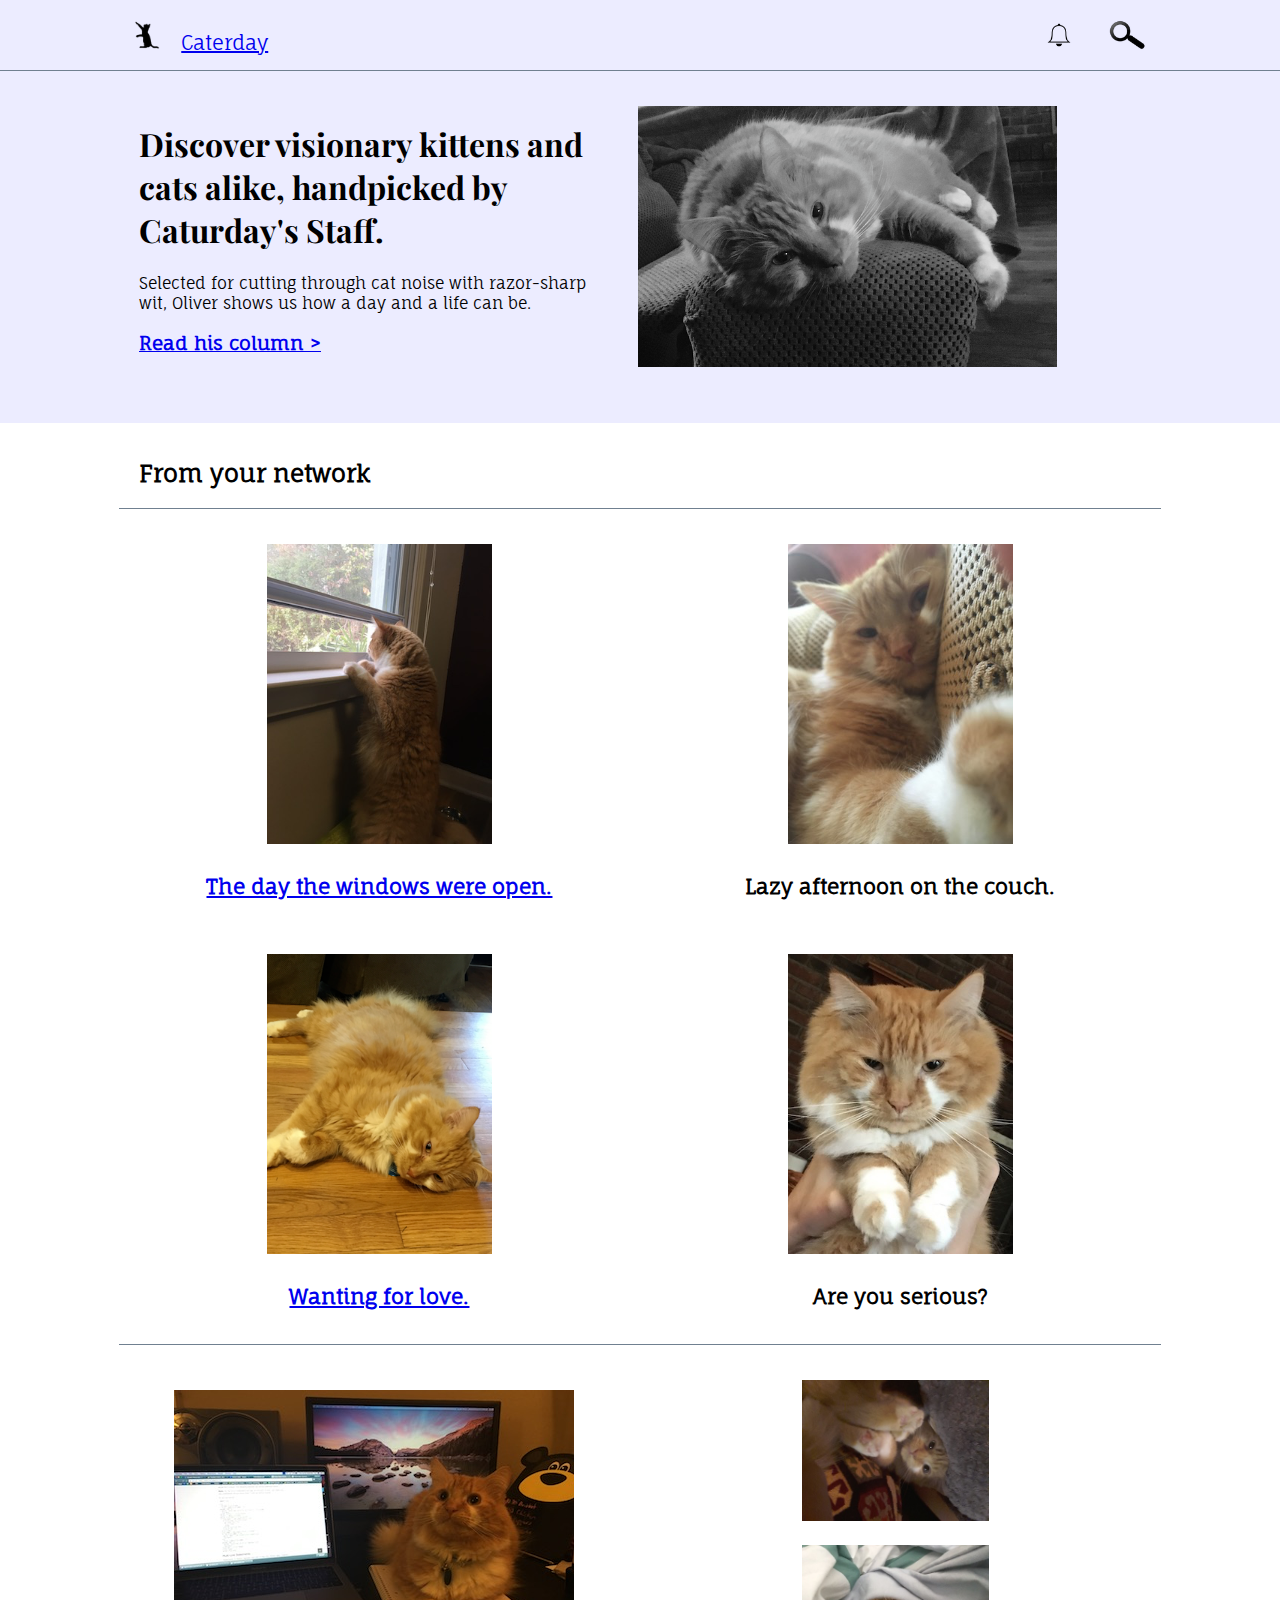
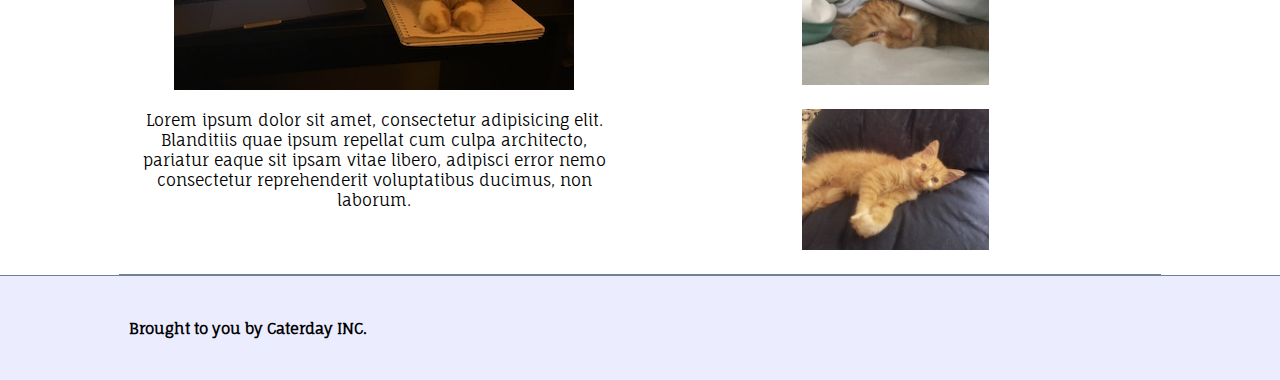
<file: index.html>
<!DOCTYPE html>
<html lang="en">
    <head>
        <meta charset="UTF-8">
        <title>Cat Post Central</title>
        <link rel="stylesheet" href="resources/css/grid.css">
        <link rel="shortcut icon" href="resources/images/favicon (1).ico" type="image/x-icon">
        <link rel="icon" href="resources/images/favicon (1).ico" type="image/x-icon">
        <link href="https://fonts.googleapis.com/css?family=Fauna+One|Playfair+Display" rel="stylesheet">
    </head>

    <body>
        <header>
            <div class="fixed-header">
                <div class="top-container">
                    <div class="header row">
                        <div class="logo">
                            <img src="resources/images/cat-logo.png" alt="Medium logo">
                            <span><a href="main.html">Caterday</a></span>
                        </div>
                        <div class="navigation-top">
                            <!--if want to add "write a story" section. css already finished-->
                            <!--<span><a href="#" class="story">Write a story</a></span>-->
                            <img src="resources/images/bell-outline.png" alt="bell clipart">
                            <img src="resources/images/magnifying-glass.png" alt="magnifying glass for search">
                        </div>
                    </div>
                </div>
            </div>
            <div class="top-container row">
                <div class="banner-container col-half">
            
                    <div class="banner">
                        <h1>Discover visionary kittens and cats alike, handpicked by Caturday's Staff.</h1>
                        <p>Selected for cutting through cat noise with razor-sharp wit, Oliver shows us how a day and a life can be.</p>
                        <h3><a href="https://d158rcp27wqnh.cloudfront.net/" target="_blank" rel="noopener noreferrer">Read his column > </a></h3>
                    </div>
                </div>

                <div class="banner-photo-container col-half">
                    <div class="main-banner-photo">
                        <a class="small"    href="https://d158rcp27wqnh.cloudfront.net/" target="_blank" rel="noopener noreferrer"><img src="resources/images/cat-tails-blog.png" alt="noir picture of lazy cat">
                        </a>
                    </div>
                </div>
            </div>    
        </header>

        <main>
            <div class="main-container-top row">
                <div class="from-your-nextowrk">
                    <h2 class="">From your network</h2>
                </div>
                <!--if would like to add a "More" section at some point. css already added-->
                <!--<div class="more">
                    <h4>MORE ></h4>
                </div>-->
            </div>

            <div class="main-container row">
                <div class="articles">
                    <a href="main-article1.html"><img src="resources/images/curious-cat.png" alt="cat sniffing outside air from cracked window"></a>
                    <h4><a href="main-article1.html">The day the windows were open.</a></h4>
                </div>

                <div class="articles">
                    <img src="resources/images/cute-cat.png" alt="cute cat close up">
                    <h4>Lazy afternoon on the couch.</h4>
                </div>

                <div class="articles">
                    <a href="waiting-for-love.html"><img src="resources/images/lazy-cat.png" alt="orange fluffy cat laying on hardwood floor"></a>
                    <a href="waiting-for-love.html"><h4>Wanting for love.</h4></a>
                </div>
            
                <div class="articles">
                    <img src="resources/images/upset-cat.png" alt="cats face upset">
                    <h4>Are you serious?</h4>
                </div>
            </div>
            
        </main>

        <stories>
            <div class="main-container row">
                <div class="main-feature col-half">
                    <a class="small" href="#nogo">
                        <img src="resources/images/working-cat.jpg" alt="cat on work station">
                    </a>
                    <p>Lorem ipsum dolor sit amet, consectetur adipisicing elit. Blanditiis quae ipsum repellat cum culpa architecto, pariatur eaque sit ipsam vitae libero, adipisci error nemo consectetur reprehenderit voluptatibus ducimus, non laborum.</p>
                </div>
                <div class="side-story-container col-half">
                    <a class="small" href="#nogo">
                        <img class="side-story" src="resources/images/trapped-kitty.jpeg" alt="kitten stuck between two pillows">
                    </a>
                    <a class="small" href="#nogo">
                        <img class="side-story" src="resources/images/sleepy-cat.png" alt="orange cat under the covers with face poking out"/>
                    </a>
                    <a class="small" href="#nogo">
                        <img class="side-story" src="resources/images/little-kitten.jpg" alt="fluffy orange kitty"/>
                    </a> 
                </div>
            </div>
        </stories>
        
    </body>

    <footer>
        <div class="bottom-container">
            <div class="footer">
                <h2>Brought to you by Caterday INC.</h2>
            </div>
        </div>
    </footer>

</html>
</file>
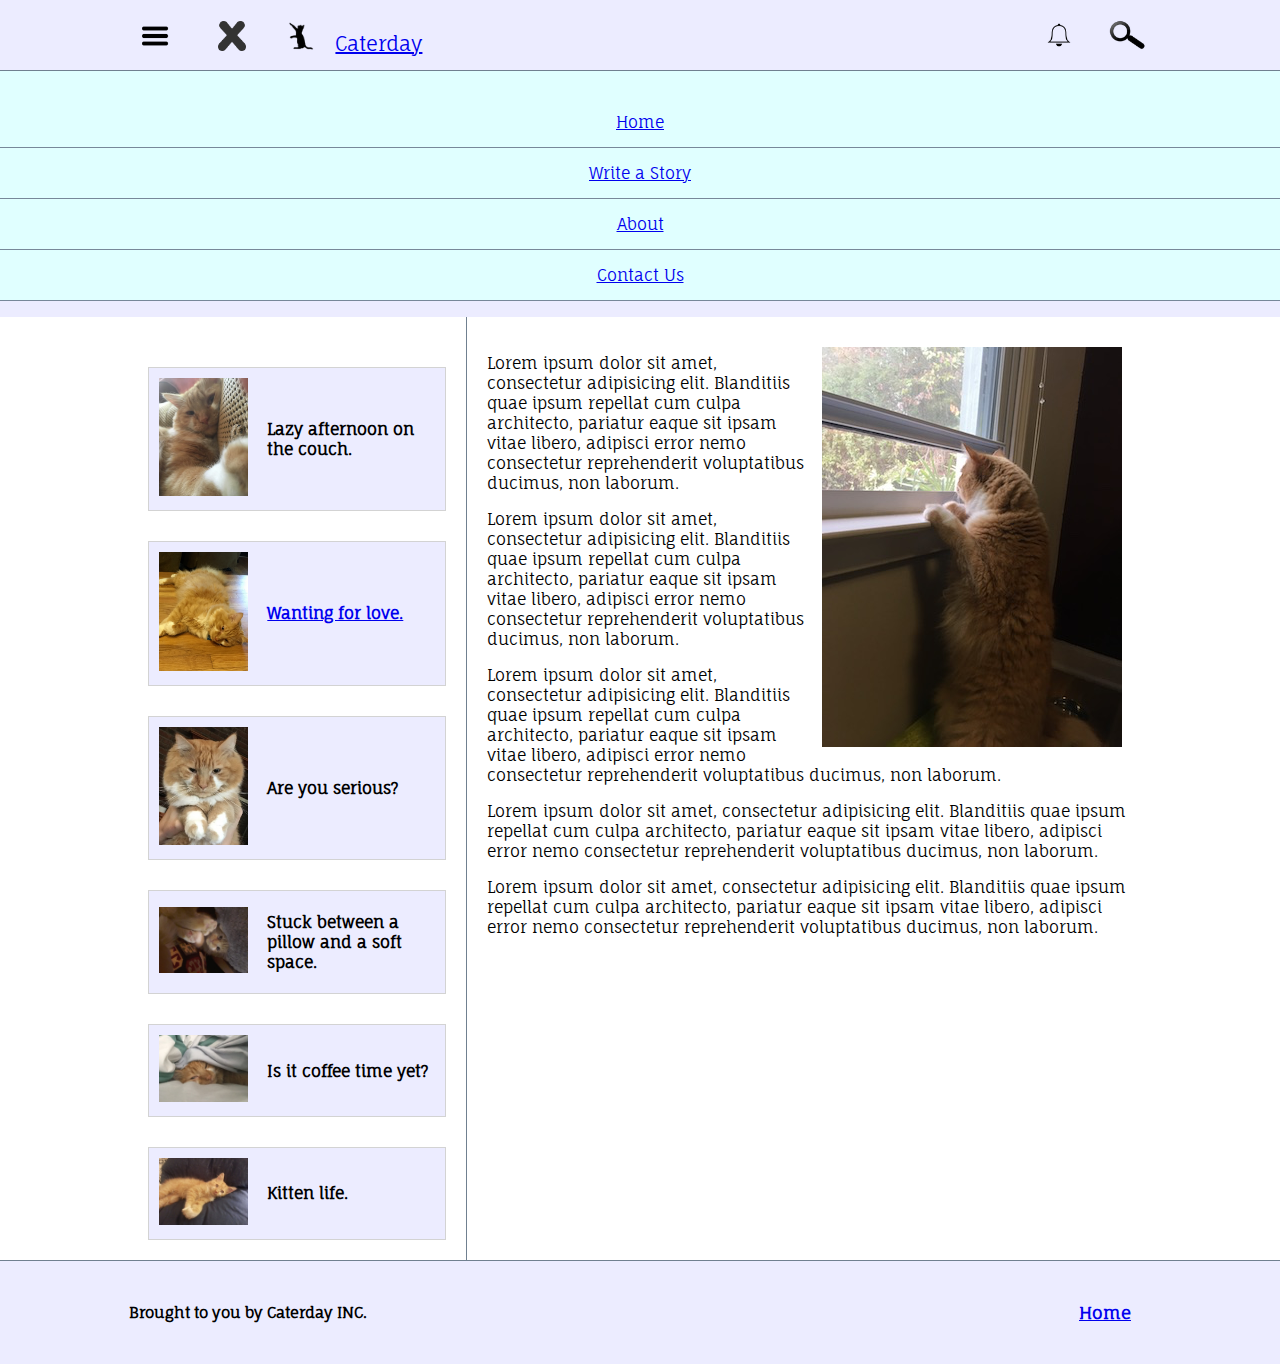
<file: main-article1.html>
<!DOCTYPE html>
<html lang="en">
<head>
    <meta charset="UTF-8">
    <meta name="viewport" content="width=device-width, initial-scale=1.0">
    <meta http-equiv="X-UA-Compatible" content="ie=edge">
    <title>Outside Smells</title>
    <link rel="shortcut icon" href="resources/images/favicon (1).ico" type="image/x-icon">
    <link rel="icon" href="resources/images/favicon (1).ico" type="image/x-icon">
    <link rel="stylesheet" href="resources/css/grid.css">
    <link href="https://fonts.googleapis.com/css?family=Fauna+One|Playfair+Display" rel="stylesheet">
</head>
    <body>
         <header>
            <div class="fixed-header">
                <div class="top-container">
                    <div class="header row">
                        <div class="logo">

                            <button class="hamburger" data-image-role="hamburger" data-role="iconButton">
                                <img src="resources/images/hamburgermenu.png" alt="menu button">
                            </button>

                            <button class="icon exit" data-image-role="exit-container">
                                <img src="resources/images/cross.png" alt="exit out of menu">
                            </button>


                            <img src="resources/images/cat-logo.png" alt="Medium logo">
                            <span><a href="index.html">Caterday</a></span>
                        </div>
                        
                        <div class="navigation-top">
                            <!--if want to add "write a story" section. css already finished-->
                            <!--<span><a href="#" class="story">Write a story</a></span>-->
                            <img src="resources/images/bell-outline.png" alt="bell clipart">
                            <img src="resources/images/magnifying-glass.png" alt="magnifying glass for search">
                        </div>
                    </div>
                </div>
            </div>

            <div class="menu-container" data-text-role="menu">   
                <ul class="menu-list">
                    <a href="#"><li>Home</li></a>
                    <a href="#"><li>Write a Story</li></a>
                    <a href="#"><li>About</li></a>
                    <a href="#"><li>Contact Us</li></a>
                </ul>
            </div>

         <main>
            <div class="main-article-container">
                <div class="col-left">

                    <div class="side-article-container">    
                        <div class="side-article">
                            <div class="side-article-image"> 
                                <img src="resources/images/cute-cat.png" alt="cute cat close up">
                            </div>
                            <div class="side-article-text"> 
                                <h4>Lazy afternoon on the couch.</h4>
                            </div>
                        </div>
                    </div>

                    <div class="side-article-container">    
                        <div class="side-article">
                            <div class="side-article-image"> 
                                <img src="resources/images/lazy-cat.png" alt="orange fluffy cat laying on hardwood floor">
                            </div>
                            <div class="side-article-text"> 
                                <a href="waiting-for-love.html"><h4>Wanting for love.</h4></a>
                            </div>
                        </div>
                    </div>

                    <div class="side-article-container">    
                        <div class="side-article">
                            <div class="side-article-image"> 
                                <img src="resources/images/upset-cat.png" alt="cats face upset">
                            </div>
                            <div class="side-article-text"> 
                                <h4>Are you serious?</h4>
                            </div>
                        </div>
                    </div>

                    <div class="side-article-container">    
                        <div class="side-article">
                            <div class="side-article-image"> 
                                <img class="side-story" src="resources/images/trapped-kitty.jpeg" alt="kitten stuck between two pillows">
                            </div>
                            <div class="side-article-text"> 
                                <h4>Stuck between a pillow and a soft space.</h4>
                            </div>
                        </div>
                    </div>

                    <div class="side-article-container">    
                        <div class="side-article">
                            <div class="side-article-image"> 
                                <img class="side-story" src="resources/images/sleepy-cat.png" alt="orange cat under the covers with face poking out">
                            </div>
                            <div class="side-article-text"> 
                                <h4>Is it coffee time yet?</h4>
                            </div>
                        </div>
                    </div>
                    
                    <div class="side-article-container">    
                        <div class="side-article">
                            <div class="side-article-image"> 
                                <img class="side-story" src="resources/images/little-kitten.jpg" alt="fluffy orange kitty">
                            </div>
                            <div class="side-article-text"> 
                                <h4>Kitten life.</h4>
                            </div>
                        </div>
                    </div>


                </div>

                <div class="col-main">
                    <div class="col-main-feature-story">    
                        <div class="feature-image">
                            <img src="resources/images/curious-cat.png" alt="cat sniffing outside air from cracked window">
                        </div>
                        <div class="feature-paragraph"> 
                            <p>Lorem ipsum dolor sit amet, consectetur adipisicing elit. Blanditiis quae ipsum repellat cum culpa architecto, pariatur eaque sit ipsam vitae libero, adipisci error nemo consectetur reprehenderit voluptatibus ducimus, non laborum.</p>
                            <p>Lorem ipsum dolor sit amet, consectetur adipisicing elit. Blanditiis quae ipsum repellat cum culpa architecto, pariatur eaque sit ipsam vitae libero, adipisci error nemo consectetur reprehenderit voluptatibus ducimus, non laborum.</p>
                            <p>Lorem ipsum dolor sit amet, consectetur adipisicing elit. Blanditiis quae ipsum repellat cum culpa architecto, pariatur eaque sit ipsam vitae libero, adipisci error nemo consectetur reprehenderit voluptatibus ducimus, non laborum.</p>

                            <p>Lorem ipsum dolor sit amet, consectetur adipisicing elit. Blanditiis quae ipsum repellat cum culpa architecto, pariatur eaque sit ipsam vitae libero, adipisci error nemo consectetur reprehenderit voluptatibus ducimus, non laborum.</p>
                            <p>Lorem ipsum dolor sit amet, consectetur adipisicing elit. Blanditiis quae ipsum repellat cum culpa architecto, pariatur eaque sit ipsam vitae libero, adipisci error nemo consectetur reprehenderit voluptatibus ducimus, non laborum.</p>
                        </div>

                    </div>
                </div>
            </div>
    

         </main>
        <footer>
            <div class="bottom-container">
                <div class="footer">
                    <h2>Brought to you by Caterday INC.</h2>
                </div>
                <div class="home-button">
                    <h2><a href="index.html">Home</a></h2>
                </div>
            </div>
        </footer>

        <!--jquery script  -->
         <script
            src="https://code.jquery.com/jquery-3.2.1.min.js"
            integrity="sha256-hwg4gsxgFZhOsEEamdOYGBf13FyQuiTwlAQgxVSNgt4="
            crossorigin="anonymous"></script>
        <!--my JS file  -->
        <script src="resources/scripts/main.js" charset="utf-8"></script>
        
    </body>


    
</html>
</file>
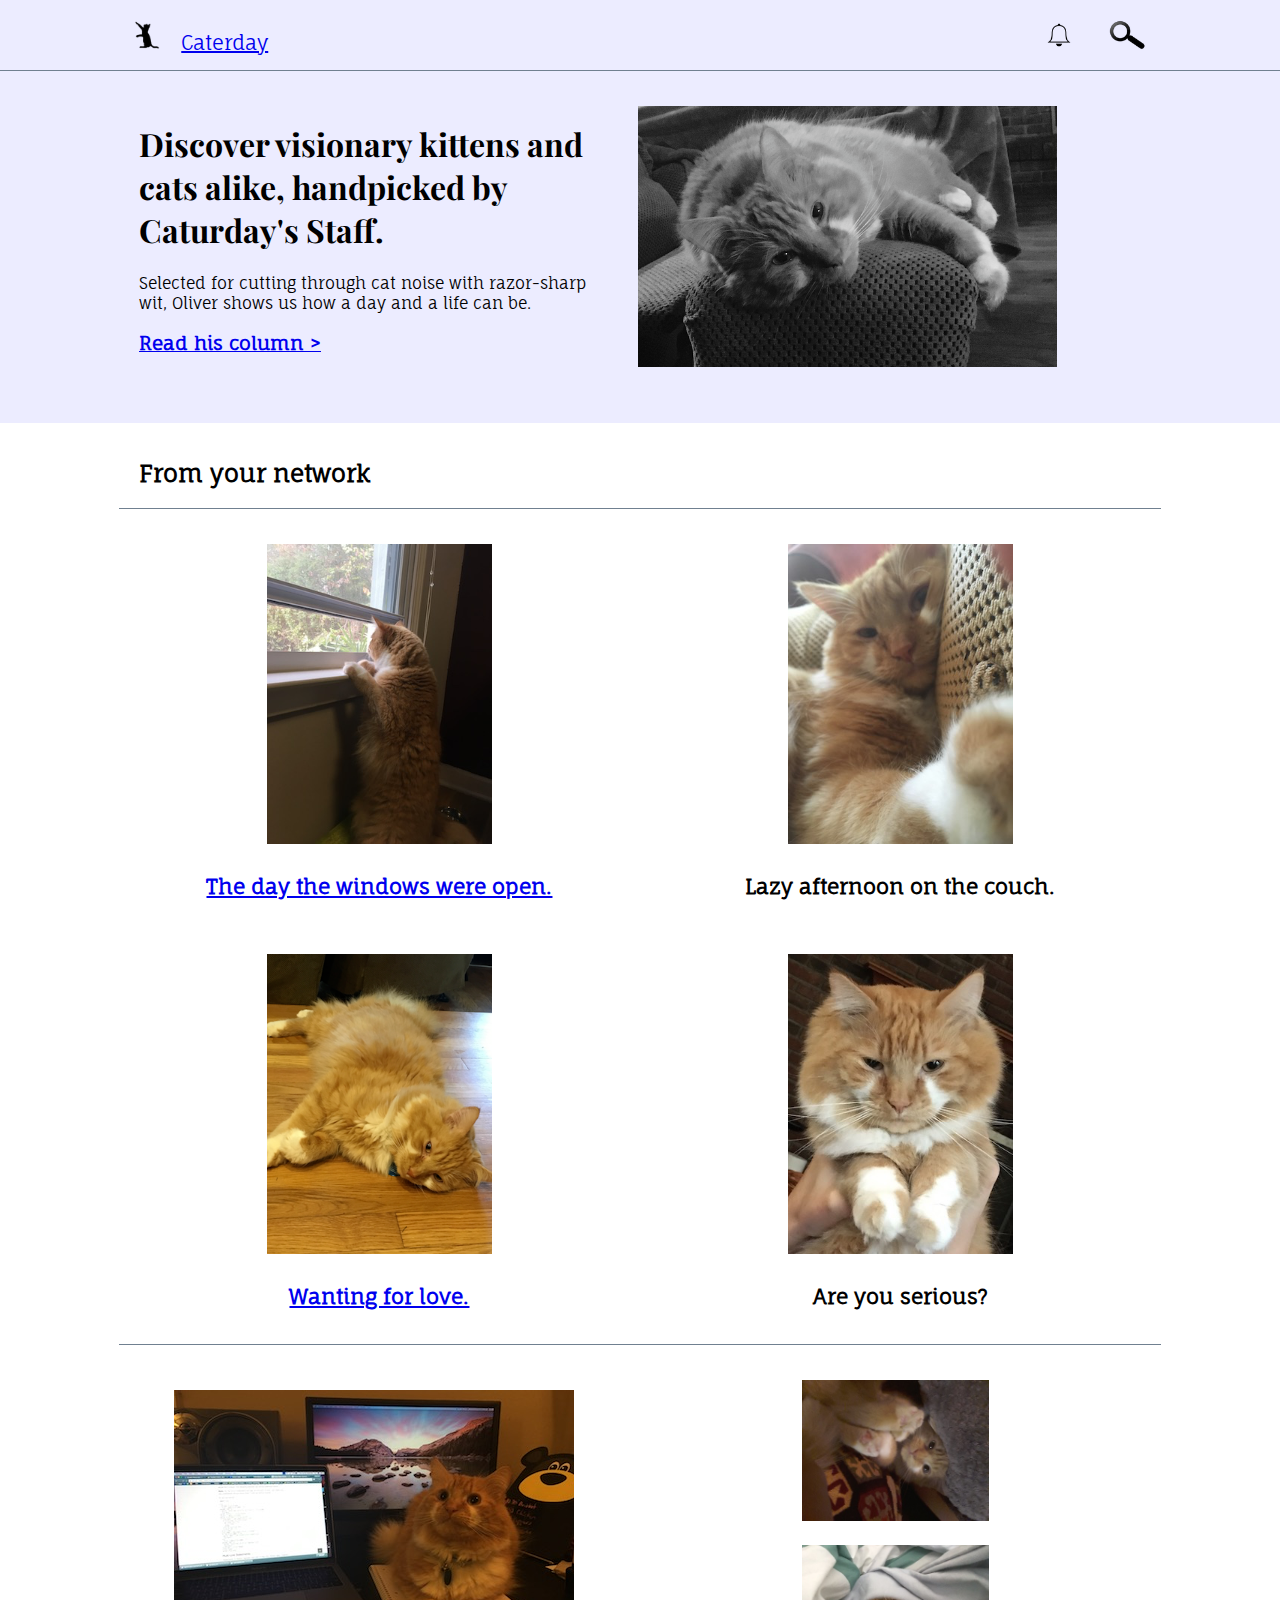
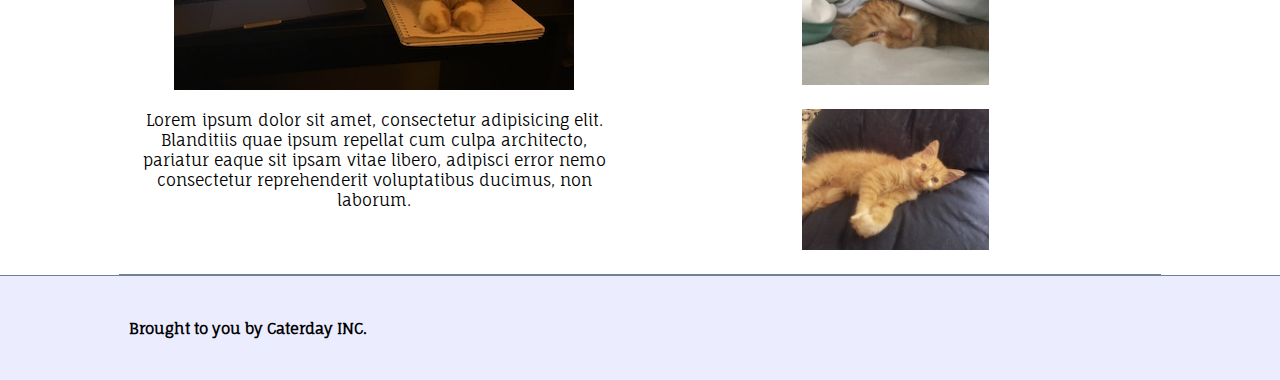
<file: main.html>
<!DOCTYPE html>
<html lang="en">
    <head>
        <meta charset="UTF-8">
        <title>Cat Post Central</title>
        <link rel="stylesheet" href="resources/css/grid.css">
        <link rel="shortcut icon" href="resources/images/favicon (1).ico" type="image/x-icon">
        <link rel="icon" href="resources/images/favicon (1).ico" type="image/x-icon">
        <link href="https://fonts.googleapis.com/css?family=Fauna+One|Playfair+Display" rel="stylesheet">
    </head>

    <body>
        <header>
            <div class="fixed-header">
                <div class="top-container">
                    <div class="header row">
                        <div class="logo">
                            <img src="resources/images/cat-logo.png" alt="Medium logo">
                            <span><a href="main.html">Caterday</a></span>
                        </div>
                        <div class="navigation-top">
                            <!--if want to add "write a story" section. css already finished-->
                            <!--<span><a href="#" class="story">Write a story</a></span>-->
                            <img src="resources/images/bell-outline.png" alt="bell clipart">
                            <img src="resources/images/magnifying-glass.png" alt="magnifying glass for search">
                        </div>
                    </div>
                </div>
            </div>
            <div class="top-container row">
                <div class="banner-container col-half">
            
                    <div class="banner">
                        <h1>Discover visionary kittens and cats alike, handpicked by Caturday's Staff.</h1>
                        <p>Selected for cutting through cat noise with razor-sharp wit, Oliver shows us how a day and a life can be.</p>
                        <h3><a href="https://d158rcp27wqnh.cloudfront.net/" target="_blank" rel="noopener noreferrer">Read his column > </a></h3>
                    </div>
                </div>

                <div class="banner-photo-container col-half">
                    <div class="main-banner-photo">
                        <a href="https://d158rcp27wqnh.cloudfront.net/" target="_blank" rel="noopener noreferrer"><img src="resources/images/cat-tails-blog.png" alt="noir picture of lazy cat"></a>
                    </div>
                </div>
            </div>    
        </header>

        <main>
            <div class="main-container-top row">
                <div class="from-your-nextowrk">
                    <h2 class="">From your network</h2>
                </div>
                <!--if would like to add a "More" section at some point. css already added-->
                <!--<div class="more">
                    <h4>MORE ></h4>
                </div>-->
            </div>

            <div class="main-container row">
                <div class="articles">
                    <a href="main-article1.html"><img src="resources/images/curious-cat.png" alt="cat sniffing outside air from cracked window"></a>
                    <h4><a href="main-article1.html">The day the windows were open.</a></h4>
                </div>

                <div class="articles">
                    <img src="resources/images/cute-cat.png" alt="cute cat close up">
                    <h4>Lazy afternoon on the couch.</h4>
                </div>

                <div class="articles">
                    <a href="waiting-for-love.html"><img src="resources/images/lazy-cat.png" alt="orange fluffy cat laying on hardwood floor"></a>
                    <a href="waiting-for-love.html"><h4>Wanting for love.</h4></a>
                </div>
            
                <div class="articles">
                    <img src="resources/images/upset-cat.png" alt="cats face upset">
                    <h4>Are you serious?</h4>
                </div>
            </div>
            
        </main>

        <stories>
            <div class="main-container row">
                <div class="main-feature col-half">
                    <a class="small" href="#nogo">
                        <img src="resources/images/working-cat.jpg" alt="cat on work station">
                    </a>
                    <p>Lorem ipsum dolor sit amet, consectetur adipisicing elit. Blanditiis quae ipsum repellat cum culpa architecto, pariatur eaque sit ipsam vitae libero, adipisci error nemo consectetur reprehenderit voluptatibus ducimus, non laborum.</p>
                </div>
                <div class="side-story-container col-half">
                    <a class="small" href="#nogo">
                        <img class="side-story" src="resources/images/trapped-kitty.jpeg" alt="kitten stuck between two pillows">
                    </a>
                    <a class="small" href="#nogo">
                        <img class="side-story" src="resources/images/sleepy-cat.png" alt="orange cat under the covers with face poking out"/>
                    </a>
                    <a class="small" href="#nogo">
                        <img class="side-story" src="resources/images/little-kitten.jpg" alt="fluffy orange kitty"/>
                    </a> 
                </div>
            </div>
        </stories>
        
    </body>

    <footer>
        <div class="bottom-container">
            <div class="footer">
                <h2>Brought to you by Caterday INC.</h2>
            </div>
        </div>
    </footer>

</html>
</file>
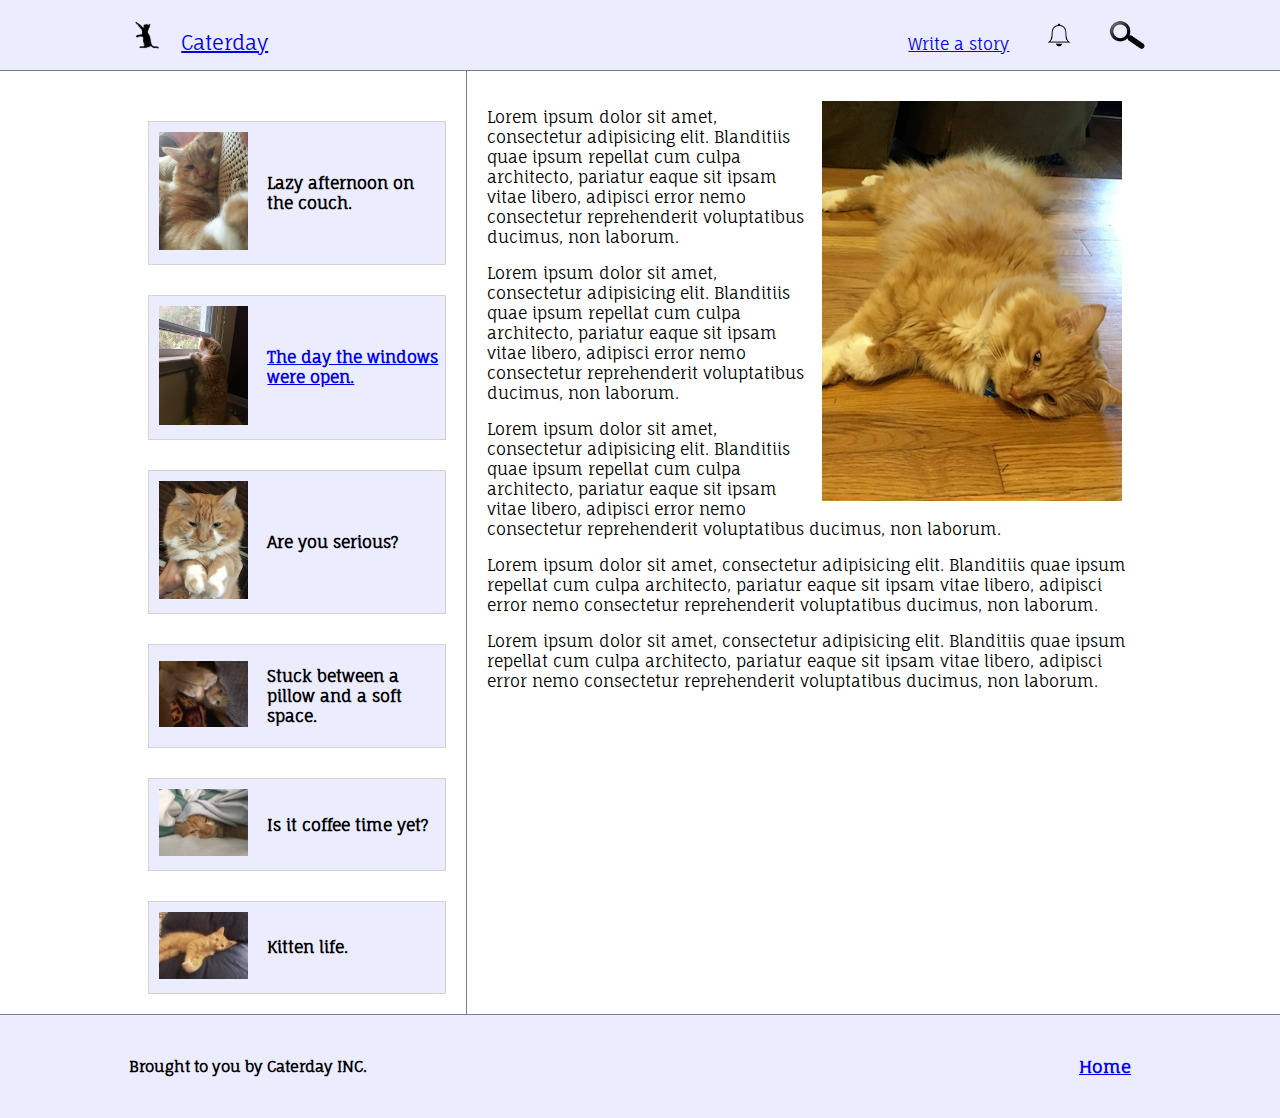
<file: waiting-for-love.html>
<!DOCTYPE html>
<html lang="en">
<head>
    <meta charset="UTF-8">
    <meta name="viewport" content="width=device-width, initial-scale=1.0">
    <meta http-equiv="X-UA-Compatible" content="ie=edge">
    <title>Waiting for love</title>
    <link rel="shortcut icon" href="resources/images/favicon (1).ico" type="image/x-icon">
    <link rel="icon" href="resources/images/favicon (1).ico" type="image/x-icon">
    <link rel="stylesheet" href="resources/css/grid.css">
    <link href="https://fonts.googleapis.com/css?family=Fauna+One|Playfair+Display" rel="stylesheet">
</head>
    <body>
         <header>
            <div class="fixed-header">
                <div class="top-container">
                    <div class="header row">
                        <div class="logo">
                            <img src="resources/images/cat-logo.png" alt="Medium logo">
                            <span><a href="index.html">Caterday</a></span>
                        </div>
                        <div class="navigation-top">
                            <span><a href="#" class="story">Write a story</a></span>
                            <img src="resources/images/bell-outline.png" alt="bell clipart">
                            <img src="resources/images/magnifying-glass.png" alt="magnifying glass for search">
                        </div>
                    </div>
                </div>
            </div>
         </header>

         <main>
            <div class="main-article-container">
                <div class="col-left">

                    <div class="side-article-container">    
                        <div class="side-article">
                            <div class="side-article-image"> 
                                <img src="resources/images/cute-cat.png" alt="cute cat close up">
                            </div>
                            <div class="side-article-text"> 
                                <h4>Lazy afternoon on the couch.</h4>
                            </div>
                        </div>
                    </div>

                    <div class="side-article-container">    
                        <div class="side-article">
                            <div class="side-article-image"> 
                                <img src="resources/images/curious-cat.png" alt="cat sniffing outside air from cracked window">
                            </div>
                            <div class="side-article-text"> 
                                <a href="main-article1.html"><h4>The day the windows were open.</h4></a>
                            </div>
                        </div>
                    </div>

                    <div class="side-article-container">    
                        <div class="side-article">
                            <div class="side-article-image"> 
                                <img src="resources/images/upset-cat.png" alt="cats face upset">
                            </div>
                            <div class="side-article-text"> 
                                <h4>Are you serious?</h4>
                            </div>
                        </div>
                    </div>

                    <div class="side-article-container">    
                        <div class="side-article">
                            <div class="side-article-image"> 
                                <img class="side-story" src="resources/images/trapped-kitty.jpeg" alt="kitten stuck between two pillows">
                            </div>
                            <div class="side-article-text"> 
                                <h4>Stuck between a pillow and a soft space.</h4>
                            </div>
                        </div>
                    </div>

                    <div class="side-article-container">    
                        <div class="side-article">
                            <div class="side-article-image"> 
                                <img class="side-story" src="resources/images/sleepy-cat.png" alt="orange cat under the covers with face poking out">
                            </div>
                            <div class="side-article-text"> 
                                <h4>Is it coffee time yet?</h4>
                            </div>
                        </div>
                    </div>
                    
                    <div class="side-article-container">    
                        <div class="side-article">
                            <div class="side-article-image"> 
                                <img class="side-story" src="resources/images/little-kitten.jpg" alt="fluffy orange kitty">
                            </div>
                            <div class="side-article-text"> 
                                <h4>Kitten life.</h4>
                            </div>
                        </div>
                    </div>


                </div>

                <div class="col-main">
                    <div class="col-main-feature-story">    
                        <div class="feature-image">
                            <img src="resources/images/lazy-cat.png" alt="orange fluffy cat laying on hardwood floor">
                        </div>
                        <div class="feature-paragraph"> 
                            <p>Lorem ipsum dolor sit amet, consectetur adipisicing elit. Blanditiis quae ipsum repellat cum culpa architecto, pariatur eaque sit ipsam vitae libero, adipisci error nemo consectetur reprehenderit voluptatibus ducimus, non laborum.</p>
                            <p>Lorem ipsum dolor sit amet, consectetur adipisicing elit. Blanditiis quae ipsum repellat cum culpa architecto, pariatur eaque sit ipsam vitae libero, adipisci error nemo consectetur reprehenderit voluptatibus ducimus, non laborum.</p>
                            <p>Lorem ipsum dolor sit amet, consectetur adipisicing elit. Blanditiis quae ipsum repellat cum culpa architecto, pariatur eaque sit ipsam vitae libero, adipisci error nemo consectetur reprehenderit voluptatibus ducimus, non laborum.</p>

                            <p>Lorem ipsum dolor sit amet, consectetur adipisicing elit. Blanditiis quae ipsum repellat cum culpa architecto, pariatur eaque sit ipsam vitae libero, adipisci error nemo consectetur reprehenderit voluptatibus ducimus, non laborum.</p>
                            <p>Lorem ipsum dolor sit amet, consectetur adipisicing elit. Blanditiis quae ipsum repellat cum culpa architecto, pariatur eaque sit ipsam vitae libero, adipisci error nemo consectetur reprehenderit voluptatibus ducimus, non laborum.</p>
                        </div>

                    </div>
                    

                </div>



            </div>


         </main>
    </body>


    <footer>
        <div class="bottom-container">
            <div class="footer">
                <h2>Brought to you by Caterday INC.</h2>
            </div>
            <div class="home-button">
                <h2><a href="index.html">Home</a></h2>
            </div>
        </div>
    </footer>
</html>
</file>
<file: resources/css/grid.css>
html {
    box-sizing: border-box;
    font-family: 'Fauna One', serif;
    font-size: 16px;
}

/***************************/
/***************************/
/*home page settings*/
body {
    margin: 0;
}

/* .row {
    width: 100%;
    clear: both;
} */

.col-full {
    float: left;
    width: 100%;
}

.col-half {
    width: 45%;
    float: left;
}

.col-third {
    width: 33%;
    float: left;
}



/***************************/
/*navigation heading*/
header {
    background-color: #ECECFF;
}

.fixed-header {
    width: 100%;
    height: 70px;
    z-index: 50;
    background-color: #ECECFF;
    border-bottom: .5px solid slategray;
}

.top-container {
    width: 1042px;
    display: flex;
    margin: 0 auto;
    padding-bottom: 30px;
}

.header {
    width: 1042px;
    display: flex;
    margin: 0 auto;
    justify-content: space-between;
    padding-top: 20px;
}

.button img, .header img{
    height: 30px;
    padding-right: 15px;
    padding-left: 15px;
}
.hamburger,
.exit {
    background: none;
    border: none;
}

 /*when menu container-on  */
 .menu-container {
    display: block;
    width: 100%;
    text-align: center;
    background-color: lightcyan;
    padding-top: 10px;
} 

ul {
    padding-left: 0;
    margin-left: 0;
    list-style-type: none;
    width: 100%;
}

.menu-list li {
    list-style-type: none;
    width: 100%;
    padding-top: 15px;
    padding-bottom: 15px;
    text-decoration: none;
    border-bottom: .75px solid lightslategray;
}


.story {
    padding-right: 15px;
}

.logo {
    font-size: 20px;
}

/***************************/
/*banner*/
.banner {
    margin-top: 10px;
    margin-left: 20px;
    padding-top: 20px;
    padding-bottom: 20px;
    z-index: 10;
}
.banner h1 {
    font-family: "Playfair Display", serif;
}
.button {
    background-color: #ECECFF;
    border: none;
}

.main-banner-photo {
    z-index: 10;
    margin-top: 35px;
    margin-left: 50px;
}

.main-banner-photo img {
     width: 100%;
     height: 100%;
}

/***************************/
/*main article top*/
.main-container-top{
    width: 1042px;
    display: flex;
    justify-content: space-between;
    margin: 0 auto;
    border-bottom: .5px solid slategray;
    margin-top: 15px;
}

.from-your-nextowrk {
    padding-left: 20px;
}

.more {
    float: right;
    margin-right: 20px;
}

/***************************/
/*articles*/
.main-container {
    width: 1042px;
    display: flex;
    justify-content: space-around;
    flex-wrap: wrap;
    margin: 0 auto;
    border-bottom: .5px solid slategray;
    margin-top: 15px;
    text-align: center;
}

.articles {
    width: 40%;
}
.articles h4{
    font-size: 1.3rem;
    margin: 5px;
    padding-bottom: 30px;
}
.articles img {
    width: 225px;
    margin: 20px;
}

/***************************/
/*content / Feature / stories*/
.side-story-container{
    margin: 10px;
    display: flex;
    flex-direction: column;
    align-items: center;
}

.side-story {
    width: 40%;
    margin: 10px;
}

.main-feature {
    margin-top: 30px;
}

.small {
    width: 100%;
    height: 100%;
}
.small img {
    -webkit-transition: all 1s ease; /* Safari and Chrome */
    -moz-transition: all 1s ease; /* Firefox */
    -ms-transition: all 1s ease; /* IE 9 */
    -o-transition: all 1s ease; /* Opera */
    transition: all 1s ease;
}

.small:hover img {
    -webkit-transform:scale(1.25); /* Safari and Chrome */
    -moz-transform:scale(1.25); /* Firefox */
    -ms-transform:scale(1.25); /* IE 9 */
    -o-transform:scale(1.25); /* Opera */
     transform:scale(1.25);
}
.bottom-article-container {
    border-bottom: none;
}

/***************************/
/*footer*/
footer {
    background-color: #ECECFF;
    margin: 0;
    border-top: 1px solid slategray;
}

.bottom-container {
    width: 1042px;
    display: flex;
    justify-content: space-between;
    align-items: center;
    margin: 0 auto;
}

.footer {
    padding-top: 30px;
    padding-bottom: 30px;
    padding-left: 10px;
    display: flex;
    align-content: center;
    font-size: 10px;
}


/***************************/
/***************************/
/*media screen differences*/

@media only screen and (max-width: 1024px){
    .main-container, .main-container-top, .top-container, .fixed-header{
        width: 100%;
        position: static;
    }
    .col-half {
        width: 100%;
    }
    .header {
        width: 100%;
    }

    .top-container {
        width: 100%;
    }
    .menu-container {
        padding-top: 10px;
    }

    .main-banner-photo {
        width: 60%;
        margin-top: 50px;
    }

    .banner {
        font-size: .90rem;
        background-color: #ECECFF;
        margin-top: 15px;
    }

    .button img{
        height: 20px;
    }

    .articles {
        width: 65%;
    }
    .articles img {
        width: 300px;
    }

    .bottom-container {
        width: 100%;
        display: flex;
        align-content: center;
        justify-content: center;
    }
    .footer {
        padding-left: 0px;
    }
}

@media only screen and (max-width: 750px){
    .banner-container {
        width: 100%;
        display: flex;
        text-align: center;
        flex-direction: column;
        background-color: #ECECFF;
        margin-left: 5px;
        margin-right: 5px;
    }

    .banner-photo-container {
        display: none;
    }

}

/***************************/
/***************************/
@media only screen and (max-width: 600px) {
    .fixed-header {
        height: 60px;
    }
    .col-half {
        width: 100%;
    }

    .button img, .header img{
        height: 20px;
        padding-right: 10px;
        padding-left: 10px;
    }
    .story {
        padding-right: 10px;
    }
    
    .banner-container {
        width: 100%;
    }
    .logo {
        font-size: 15px;
    }
    .top-container {
        width: 100%;
        font-size: 15px;
    }

    .banner-photo-container {
        display: none;
    }

    .from-your-nextowrk {
        font-size: 13px;
    }

    .main-container {
        width: 100%;
        margin-top: 10px;
    }
    .articles {
        width: 50%
    }
    .articles img {
        width: 60%;
        margin:10px;
    }
    .articles h4 {
        font-size: .80rem;
    }

    .main-feature img {
        width: 60%;
    }

    .main-feature p {
        font-size: 13px;
    }
}








/***************************/
/***************************/
/***************************/
/***************************/
/*main articles stylesheet*/
main {
    background-color: white;
}
.main-article-container {
    width: 1024px;
    display: flex;
    margin: 0 auto;
}

.col-left {
    width: 30%;
    /*float: left;*/
    display: flex;
    padding: 20px 20px;
    flex-direction: column;
    border-right: 1px solid slategray;
}

.col-main {
    width: 65%;
    float: left;
    display: flex;
    padding: 20px 20px;
}

/***************************/
/*left side column*/
.side-article-container {
    margin-top: 30px;
    display: flex;
}

.side-article {
    display: flex;
    justify-content: space-between;
    align-items: center;
    border: .5px solid lightgray;
    background-color: #ECECFF;
}

.side-article img {
    width: 100%;
    margin: 10px;
}

.side-article-image {
    width: 30%;
}
.side-article-text {
    width: 60%;
}

/***************************/
/*main feature story*/
.col-main-feature-story {
    background-color: white;
}

.col-main-feature-story img {
    float: right;
    margin: 10px;
}
.home-button {
    padding-right: 30px;
    font-size: 11px;
}


/***************************/
/***************************/
@media only screen and (max-width: 1024px){
    .main-article-container {
        width: 100%;
    }
    .col-left {
        margin-top: 0px;
        padding-top: 30px;
    }
    .col-main {
        margin-top: 0px;
        padding-top: 30px;
    }

    .home-button {
        padding-left: 20px;
    }

    .col-main-feature-story img {
        width: 50%;
    }

}


@media only screen and (max-width: 600px){
    .main-article-container {
        display: block;
    }
    .col-main {
        width: 100%;
        padding: 0;
        padding-top: 30px;
    }
    .col-left {
        width: 100%;
        padding: 0;
        background-color:  #ECECFF;
        justify-content: unset;
    }
    .side-article-container {
        background-color: white;
        height: 50px;
        padding: 0;
        margin: 0;
    }
    .side-article-image {
        display: none;
    }
    .side-article-text {
        text-align: center;
        width: 100%;
        padding-left: 20px;
    }
    .feature-paragraph {
        margin-left: 10px;
    }
    .col-main-feature-story img {
        width: 50%;
        clear: both;
    }

    /*left side column*/
    .side-article-container {
       flex-direction: column;
    }

}
</file>
